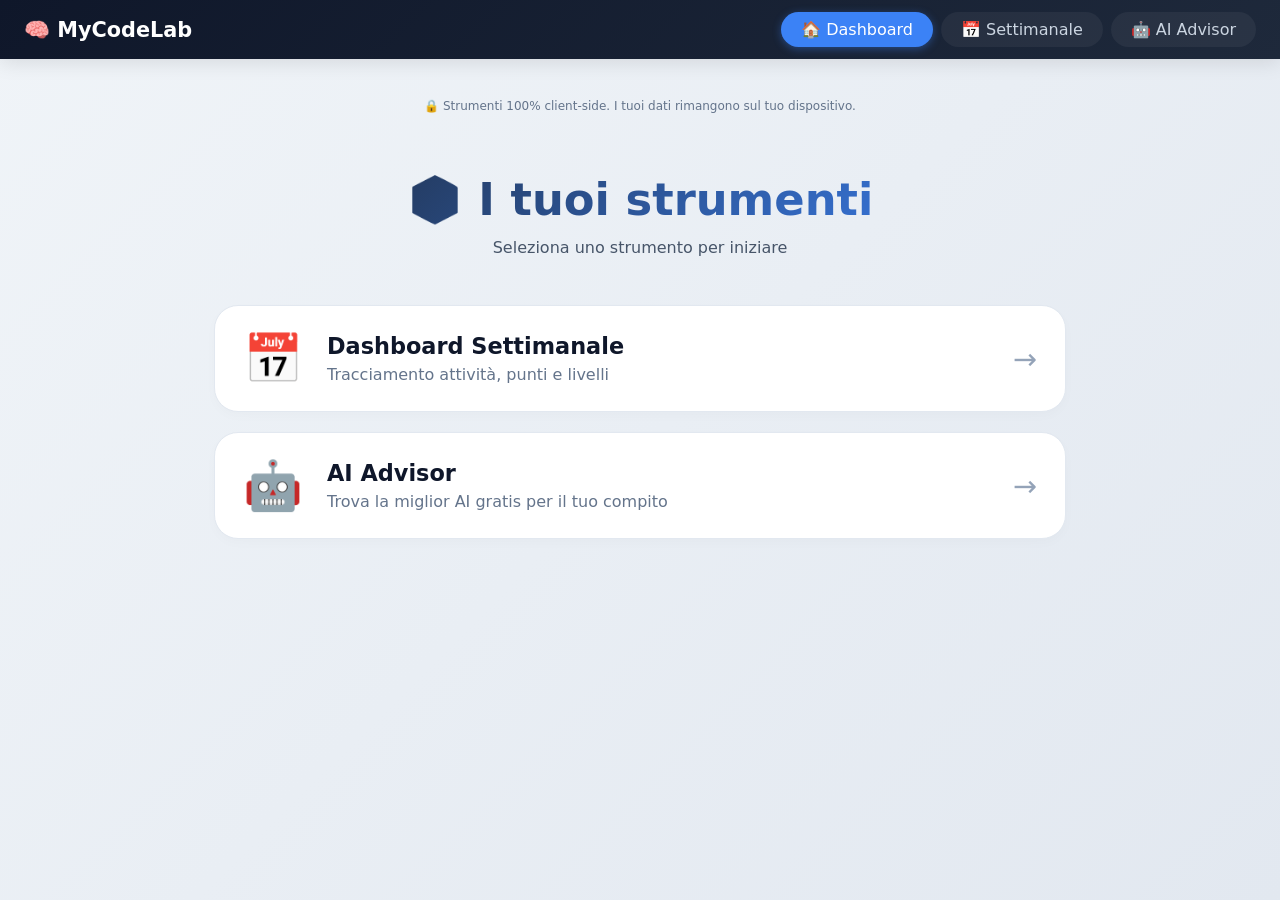
<file: index.html>
<!DOCTYPE html>
<html lang="it">
<head>
    <link rel="stylesheet" href="navbar.css">
    <meta charset="UTF-8">
    <meta name="viewport" content="width=device-width, initial-scale=1.0">
    <title>MyCodeLab - Launcher</title>
    <style>
        * { margin: 0; padding: 0; box-sizing: border-box; }
        body {
            font-family: 'Inter', system-ui, sans-serif;
            background: linear-gradient(135deg, #f0f4f8 0%, #e2e8f0 100%);
            min-height: 100vh;
        }
        .main-container {
            max-width: 900px;
            margin: 60px auto;
            padding: 0 24px;
        }
        .hero {
            text-align: center;
            margin-bottom: 48px;
        }
        .hero h1 {
            font-size: 2.8rem;
            background: linear-gradient(135deg, #1e293b 0%, #3b82f6 100%);
            -webkit-background-clip: text;
            background-clip: text;
            color: transparent;
        }
        .hero p {
            color: #475569;
            margin-top: 12px;
        }
        .tools-grid {
            display: flex;
            flex-direction: column;
            gap: 20px;
        }
        .tool-card {
            background: white;
            border-radius: 24px;
            padding: 24px 28px;
            text-decoration: none;
            display: flex;
            align-items: center;
            gap: 24px;
            transition: all 0.2s;
            border: 1px solid #e2e8f0;
            box-shadow: 0 4px 12px rgba(0,0,0,0.02);
        }
        .tool-card:hover {
            transform: translateY(-3px);
            box-shadow: 0 20px 30px -12px rgba(0,0,0,0.1);
            border-color: #3b82f6;
        }
        .tool-icon { font-size: 3rem; }
        .tool-info { flex: 1; }
        .tool-name { font-size: 1.4rem; font-weight: 600; color: #0f172a; }
        .tool-desc { color: #64748b; margin-top: 6px; }
        .tool-arrow { font-size: 1.8rem; color: #94a3b8; }
    </style>
</head>
<body>

<div class="navbar-universale">
    <div class="navbar-container">
        <div class="navbar-logo">
            🧠 MyCodeLab
        </div>
        <div class="navbar-links">
            <a href="index.html" class="navbar-link active">🏠 Dashboard</a>
            <a href="tools/weekly-dashboard/index.html" class="navbar-link">📅 Settimanale</a>
            <a href="tools/ai-advisor/index.html" class="navbar-link">🤖 AI Advisor</a>
        </div>
    </div>
</div>
<div style="font-size: 12px; text-align: center; margin-top: 40px; color: #64748b;">
    🔒 Strumenti 100% client-side. I tuoi dati rimangono sul tuo dispositivo.
</div>

<div class="main-container">
    <div class="hero">
        <h1>📦 I tuoi strumenti</h1>
        <p>Seleziona uno strumento per iniziare</p>
    </div>
    <div class="tools-grid">
        <a href="tools/weekly-dashboard/index.html" class="tool-card">
            <div class="tool-icon">📅</div>
            <div class="tool-info">
                <div class="tool-name">Dashboard Settimanale</div>
                <div class="tool-desc">Tracciamento attività, punti e livelli</div>
            </div>
            <div class="tool-arrow">→</div>
        </a>
        <a href="tools/ai-advisor/index.html" class="tool-card">
            <div class="tool-icon">🤖</div>
            <div class="tool-info">
                <div class="tool-name">AI Advisor</div>
                <div class="tool-desc">Trova la miglior AI gratis per il tuo compito</div>
            </div>
            <div class="tool-arrow">→</div>
        </a>
    </div>
</div>

<script>
    // Evidenzia la voce corretta nella navbar
    const path = window.location.pathname;
    if (path.includes("tools/index.html") || path.includes("/tools/")) {
        document.getElementById("nav-weekly")?.classList.add("active");
    } else {
        document.getElementById("nav-home")?.classList.add("active");
    }
</script>

</body>
</html>
</file>
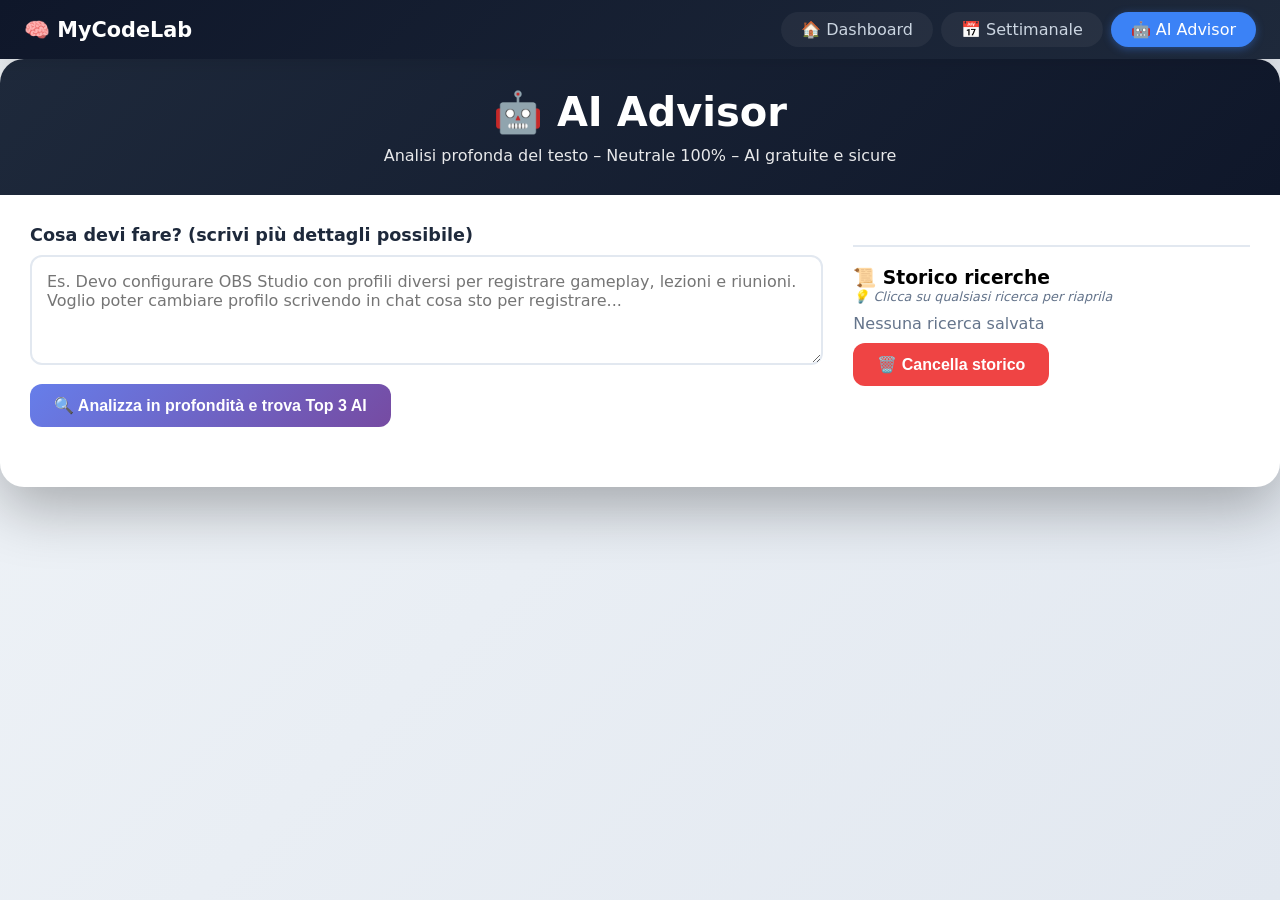
<file: tools/ai-advisor/index.html>
<!DOCTYPE html>
<html lang="it">
<head>
    <link rel="stylesheet" href="../../navbar.css">
    <meta charset="UTF-8">
    <meta name="viewport" content="width=device-width, initial-scale=1.0">
    <title>AI Advisor – Analisi Profonda + Top 3 AI</title>
    <style>
        * {
            margin: 0;
            padding: 0;
            box-sizing: border-box;
        }

        body {
            font-family: system-ui, -apple-system, 'Segoe UI', Roboto, sans-serif;
            background: linear-gradient(135deg, #f0f4f8 0%, #e2e8f0 100%);
            margin: 0;
            padding: 0;
            min-height: 100vh;
        }

        .container {
            max-width: 1400px;
            margin: 0 auto;
            background: white;
            border-radius: 24px;
            box-shadow: 0 20px 60px rgba(0,0,0,0.3);
            overflow: hidden;
        }

        header {
            background: linear-gradient(135deg, #1e293b 0%, #0f172a 100%);
            color: white;
            padding: 30px;
            text-align: center;
        }

        header h1 {
            font-size: 2.5rem;
            margin-bottom: 10px;
        }

        header p {
            opacity: 0.9;
            font-size: 1rem;
        }

        main {
            padding: 30px;
            display: flex;
            gap: 30px;
            flex-wrap: wrap;
        }

        .left-panel {
            flex: 2;
            min-width: 300px;
        }

        .right-panel {
            flex: 1;
            min-width: 280px;
        }

        .input-section {
            margin-bottom: 30px;
        }

        label {
            display: block;
            font-weight: 600;
            margin-bottom: 10px;
            font-size: 1.1rem;
            color: #1e293b;
        }

        textarea {
            width: 100%;
            padding: 15px;
            border: 2px solid #e2e8f0;
            border-radius: 12px;
            font-size: 1rem;
            font-family: inherit;
            resize: vertical;
            transition: border-color 0.3s;
        }

        textarea:focus {
            outline: none;
            border-color: #667eea;
        }

        button {
            background: linear-gradient(135deg, #667eea 0%, #764ba2 100%);
            color: white;
            border: none;
            padding: 12px 24px;
            border-radius: 12px;
            font-size: 1rem;
            font-weight: 600;
            cursor: pointer;
            margin-top: 15px;
            transition: transform 0.2s, box-shadow 0.2s;
        }

        button:hover {
            transform: translateY(-2px);
            box-shadow: 0 10px 20px rgba(0,0,0,0.2);
        }

        .analysis-box {
            background: #f8fafc;
            padding: 20px;
            border-radius: 16px;
            margin-bottom: 30px;
            border-left: 5px solid #667eea;
        }

        .analysis-detail {
            background: white;
            padding: 15px;
            border-radius: 12px;
            margin-top: 15px;
            font-size: 0.9rem;
        }

        .analysis-detail p {
            margin: 5px 0;
        }

        .result-box {
            background: #f8fafc;
            padding: 20px;
            border-radius: 16px;
            margin-bottom: 30px;
            border-left: 5px solid #667eea;
        }

        .ai-card {
            background: white;
            border-radius: 16px;
            padding: 20px;
            margin-bottom: 20px;
            box-shadow: 0 2px 8px rgba(0,0,0,0.1);
            border: 1px solid #e2e8f0;
        }

        .ai-card h3 {
            color: #667eea;
            margin-bottom: 10px;
            font-size: 1.3rem;
        }

        .ai-card a {
            color: #667eea;
            text-decoration: none;
            font-weight: 600;
        }

        .ai-card a:hover {
            text-decoration: underline;
        }

        .badge {
            display: inline-block;
            background: #22c55e;
            color: white;
            padding: 4px 10px;
            border-radius: 20px;
            font-size: 0.75rem;
            margin-left: 10px;
        }

        .detail-row {
            margin: 10px 0;
            padding: 8px;
            background: #f8fafc;
            border-radius: 8px;
        }

        .detail-label {
            font-weight: 700;
            color: #1e293b;
            display: block;
            margin-bottom: 5px;
        }

        .history-section {
            margin-top: 20px;
            padding-top: 20px;
            border-top: 2px solid #e2e8f0;
        }

        .history-item {
            background: #f1f5f9;
            padding: 12px;
            margin-bottom: 10px;
            border-radius: 8px;
            font-size: 0.9rem;
            cursor: pointer;
            transition: background 0.2s;
        }

        .history-item:hover {
            background: #e2e8f0;
            transform: translateX(5px);
        }

        .history-item strong {
            color: #667eea;
        }

        select {
            padding: 10px;
            border-radius: 8px;
            border: 1px solid #cbd5e1;
            margin-right: 10px;
        }

        #clearHistoryBtn {
            background: #ef4444;
            margin-top: 10px;
        }

        .click-hint {
            font-size: 0.8rem;
            color: #64748b;
            margin-bottom: 10px;
            font-style: italic;
        }

        .chat-area {
            background: #f8fafc;
            border-radius: 16px;
            padding: 20px;
            margin-top: 20px;
        }

        .chat-messages {
            max-height: 300px;
            overflow-y: auto;
            margin-bottom: 15px;
            padding: 10px;
            background: white;
            border-radius: 12px;
        }

        .message {
            padding: 8px 12px;
            margin-bottom: 8px;
            border-radius: 12px;
        }

        .message.user {
            background: #667eea;
            color: white;
            text-align: right;
        }

        .message.ai {
            background: #e2e8f0;
            color: #1e293b;
        }

        .chat-input-area {
            display: flex;
            gap: 10px;
        }

        .chat-input-area input {
            flex: 1;
            padding: 10px;
            border: 1px solid #cbd5e1;
            border-radius: 8px;
        }
    </style>
</head>
<body>

    <div class="navbar-universale">
        <div class="navbar-container">
            <div class="navbar-logo">
                🧠 MyCodeLab
            </div>
            <div class="navbar-links">
                <a href="../../index.html" class="navbar-link">🏠 Dashboard</a>
                <a href="../weekly-dashboard/index.html" class="navbar-link">📅 Settimanale</a>
                <a href="index.html" class="navbar-link active">🤖 AI Advisor</a>
            </div>
        </div>
    </div>

    <div class="container">
        <header>
            <h1>🤖 AI Advisor</h1>
            <p>Analisi profonda del testo – Neutrale 100% – AI gratuite e sicure</p>
        </header>

        <main>
            <div class="left-panel">
                <div class="input-section">
                    <label for="taskInput">Cosa devi fare? (scrivi più dettagli possibile)</label>
                    <textarea id="taskInput" rows="4" placeholder="Es. Devo configurare OBS Studio con profili diversi per registrare gameplay, lezioni e riunioni. Voglio poter cambiare profilo scrivendo in chat cosa sto per registrare..."></textarea>
                    <button id="analyzeBtn">🔍 Analizza in profondità e trova Top 3 AI</button>
                </div>

                <!-- RISULTATI ANALISI DETTAGLIATA -->
                <div id="analysisBox" style="display:none;" class="analysis-box">
                    <h3>📊 Analisi dettagliata del compito</h3>
                    <div id="analysisDetails" class="analysis-detail"></div>
                    <p><strong>Categoria proposta:</strong> <span id="proposedCategory"></span></p>
                    <button id="acceptAnalysisBtn">✅ Accetta e prosegui</button>
                    <button id="rejectAnalysisBtn">❌ Rifiuta e correggi manualmente</button>
                    <div id="manualCorrectionAnalysis" style="display:none; margin-top:10px;">
                        <select id="categorySelectManual">
                            <option value="testo">Testo</option>
                            <option value="audio">Audio</option>
                            <option value="immagini">Immagini</option>
                            <option value="video">Video</option>
                            <option value="raccomandazione">Raccomandazione contenuti (musica, playlist, ASMR)</option>
                            <option value="dati">Dati / Tabelle</option>
                            <option value="codice">Codice</option>
                            <option value="automazione">Automazione / Configurazione</option>
                            <option value="misto">Misto</option>
                        </select>
                        <button id="manualConfirmAnalysis">Conferma correzione</button>
                    </div>
                </div>

                <div id="resultBox" style="display:none;" class="result-box">
                    <h2>🏆 Top 3 AI consigliate</h2>
                    <div id="top3List"></div>
                    <button id="newChatBtn">➕ Nuova chat</button>
                </div>

                <div id="chatArea" style="display:none;" class="chat-area">
                    <h3>💬 Chat con AI Advisor</h3>
                    <div id="chatMessages" class="chat-messages">
                        <div class="message ai">👋 Ciao! Ora puoi chiedermi chiarimenti sulla top 3, correggere la categoria o approfondire qualsiasi AI.</div>
                    </div>
                    <div class="chat-input-area">
                        <input type="text" id="chatInput" placeholder="Scrivi qui... es. 'Spiegami meglio l'AI #1' o 'Correggi in audio'">
                        <button id="sendChatBtn">Invia</button>
                    </div>
                </div>
            </div>

            <div class="right-panel">
                <div class="history-section">
                    <h3>📜 Storico ricerche</h3>
                    <div class="click-hint">💡 Clicca su qualsiasi ricerca per riaprila</div>
                    <div id="historyList"></div>
                    <button id="clearHistoryBtn">🗑️ Cancella storico</button>
                </div>
            </div>
        </main>
    </div>

    <script>
        // ======================= DATABASE AI (completo con automazione) =======================
        const aiDatabase = [
            // AUTOMAZIONE
            { nome: "Claude + MCP", categoria: "automazione", url: "https://claude.ai", gratis: true, sicurezza: "Opzione anonima", limiti: "20 msg/8h", punti_forza: "Genera script Python per OBS, automazione profili" },
            { nome: "Mistral + Python", categoria: "automazione", url: "https://chat.mistral.ai", gratis: true, sicurezza: "Dati non usati per training", limiti: "Nessuno", punti_forza: "Script automazione OBS API REST" },
            { nome: "Qwen-Coder", categoria: "automazione", url: "https://huggingface.co/spaces/Qwen/Qwen2.5-Coder-32B-Instruct", gratis: true, sicurezza: "Anonimo", limiti: "Coda attesa", punti_forza: "Specializzato in codice per automazione" },
            { nome: "Codeium", categoria: "automazione", url: "https://codeium.com", gratis: true, sicurezza: "Non salva dati", limiti: "Nessuno", punti_forza: "Script Python per OBS" },
            // CODICE
            { nome: "Codeium", categoria: "codice", url: "https://codeium.com", gratis: true, sicurezza: "Non salva dati", limiti: "Nessuno", punti_forza: "Completamente gratis" },
            { nome: "Cline", categoria: "codice", url: "https://cline.bot", gratis: false, sicurezza: "BYOK", limiti: "API key", punti_forza: "Autonomo" },
            { nome: "Qwen-Coder", categoria: "codice", url: "https://huggingface.co/spaces/Qwen/Qwen2.5-Coder-32B-Instruct", gratis: true, sicurezza: "Anonimo", limiti: "Coda attesa", punti_forza: "Open source" },
            // IMMAGINI
            { nome: "Kandinsky 3.0", categoria: "immagini", url: "https://huggingface.co/spaces/kandinsky-community/kandinsky-3", gratis: true, sicurezza: "Anonimo", limiti: "Coda attesa", punti_forza: "Qualità alta" },
            { nome: "Remove.bg", categoria: "immagini", url: "https://remove.bg", gratis: true, sicurezza: "File cancellati", limiti: "5 foto gratis", punti_forza: "Migliore sfondi" },
            { nome: "Stable Diffusion (HF)", categoria: "immagini", url: "https://huggingface.co/spaces/stabilityai/stable-diffusion", gratis: true, sicurezza: "Open source", limiti: "Lento", punti_forza: "Libertà creativa" },
            // AUDIO
            { nome: "Whisper", categoria: "audio", url: "https://openai.com/whisper", gratis: true, sicurezza: "Locale offline", limiti: "Nessuno", punti_forza: "Trascrizione" },
            { nome: "Uberduck", categoria: "audio", url: "https://uberduck.ai", gratis: true, sicurezza: "Anonimo", limiti: "50 gen/mese", punti_forza: "Voci realistiche" },
            // TESTO
            { nome: "Mistral Le Chat", categoria: "testo", url: "https://chat.mistral.ai", gratis: true, sicurezza: "No training", limiti: "Nessuno", punti_forza: "Italiano perfetto" },
            { nome: "Claude", categoria: "testo", url: "https://claude.ai", gratis: true, sicurezza: "Opzione anonima", limiti: "20 msg/8h", punti_forza: "Ragionamento profondo" },
            // BENESSERE / AROMATERAPIA
            { nome: "Perplexity AI", categoria: "testo", url: "https://perplexity.ai", gratis: true, sicurezza: "Anonimo possibile", limiti: "Leggero limite di ricerche", punti_forza: "Cerca online consigli su oli essenziali e dosaggi in tempo reale" },
            { nome: "Microsoft Copilot", categoria: "testo", url: "https://copilot.microsoft.com", gratis: true, sicurezza: "Account Microsoft richiesto", limiti: "30 messaggi/chat", punti_forza: "Accesso a Bing, trova guide di aromaterapia" },
            { nome: "Mistral Le Chat", categoria: "testo", url: "https://chat.mistral.ai", gratis: true, sicurezza: "No training", limiti: "Nessuno", punti_forza: "Se gli dai tu la tabella dosaggi, ragiona bene" },
            // TESTO - SEO / SOCIAL MEDIA
            { nome: "Copy.ai", categoria: "testo", url: "https://copy.ai", gratis: true, sicurezza: "Account richiesto, ma gratis", limiti: "2000 parole gratis/mese", punti_forza: "Template pronti per titoli, descrizioni, tag YouTube/TikTok/Instagram" },
            { nome: "Rytr", categoria: "testo", url: "https://rytr.me", gratis: true, sicurezza: "Account richiesto", limiti: "10.000 caratteri/mese gratis", punti_forza: "Ha caso d'uso 'SEO Meta Description' e 'Social Media Posts'" },
            { nome: "Mistral Le Chat", categoria: "testo", url: "https://chat.mistral.ai", gratis: true, sicurezza: "No training", limiti: "Nessuno", punti_forza: "Generico ma efficace, ottimo italiano" },
            // VIDEO
            { nome: "Runway ML", categoria: "video", url: "https://runwayml.com", gratis: true, sicurezza: "File temporanei", limiti: "125 crediti", punti_forza: "Editing video" },
            // RACCOMANDAZIONE CONTENUTI (musica, playlist, sottofondo)
            { nome: "Mistral Le Chat", categoria: "raccomandazione", url: "https://chat.mistral.ai", gratis: true, sicurezza: "No training", limiti: "Nessuno", punti_forza: "Conosce playlist Spotify, YouTube, ASMR. Ottima per consigli in italiano." },
            { nome: "Perplexity AI", categoria: "raccomandazione", url: "https://perplexity.ai", gratis: true, sicurezza: "Anonimo possibile", limiti: "Qualche ricerca gratuita al giorno", punti_forza: "Cerca in tempo reale su Spotify/YouTube e dà link diretti." },
            { nome: "You.com", categoria: "raccomandazione", url: "https://you.com", gratis: true, sicurezza: "Account opzionale", limiti: "Nessuno", punti_forza: "Motore di ricerca + AI, trova playlist e video sottofondo." },
            // DATI
            { nome: "Google Colab", categoria: "dati", url: "https://colab.research.google.com", gratis: true, sicurezza: "Account Google", limiti: "GPU limitata", punti_forza: "Analisi dati" },
            // MISTO
            { nome: "Mistral Le Chat", categoria: "misto", url: "https://chat.mistral.ai", gratis: true, sicurezza: "No training", limiti: "Nessuno", punti_forza: "Generale" }
        ];

        // ======================= ANALISI PROFONDA =======================
        function deepAnalyze(text) {
            const lower = text.toLowerCase();
            const length = text.length;
            const wordCount = text.split(/\s+/).length;
            const hasHeaders = /^#+\s|^\d+\.\s|^[A-Z][a-z]+:/m.test(text);
            const hasNumbers = /\d+(?:[.,]\d+)?%?/.test(text);
            const hasCode = /```|\bfunction\b|\bdef\b|\bimport\b|\bconst\b|\blet\b|<[^>]+>/.test(text);
            const hasWellness = /\boli essenziali\b|\bdiffusore\b|\baroma\b|\bbenessere\b|\bquantità\b|\bdosaggio\b|\barsoma\b/i.test(text);
    
            // === NUOVE DETECTION ===
            const hasSEO = /\btitolo\b|\bdescrizione\b|\btag\b|\bhashtag\b|\bSEO\b|\bpubblicare\b|\bclip\b|\bvideo breve\b|\bYouTube\b|\bTikTok\b|\bInstagram\b|\bsocial\b/i.test(text);
            const hasBackground = /\bsottofondo\b|\bplaylist\b|\bplay list\b|\bbrano\b|\bmusica\b|\bSpotify\b|\bASMR\b|\bintrattenimento\b/i.test(text);
            const hasTechnical = /\bAPI\b|\bscript\b|\bconfigurazione\b|\bautomazione\b|\bprofilo\b|\bOBS\b|\bstreaming\b|\bregistrare\b/i.test(text);
            const hasCreative = /\bimmagine\b|\bfoto\b|\bdisegno\b|\bcreativo\b|\bdesign\b|\bsfondo\b/i.test(text);
            const hasAudio = /\baudio\b|\btrascrivere\b|\bregistrazione\b|\bvoce\b/i.test(text);
            const hasVideo = /\bvideo\b|\bmontaggio\b|\bmodifica video\b|\bclip\b/i.test(text);
            const hasData = /\bdati\b|\btabella\b|\bcsv\b|\bexcel\b|\banalisi\b/i.test(text);
            const hasTextGen = /\bscrivere\b|\barticolo\b|\btraduci\b|\briassunto\b|\bemail\b|\bpost\b|\bdescrizione\b|\btitolo\b|\btag\b/i.test(text);
    
            // Determinazione categoria avanzata
            let category = "misto";
            let confidence = 50;
    
            // PRIORITÀ ALTA per SEO / social media
            if (hasSEO && (lower.includes("titolo") || lower.includes("descrizione") || lower.includes("tag"))) {
                category = "testo";
                confidence = 95;
            }
            if (hasBackground && (lower.includes("sottofondo") || lower.includes("playlist") || lower.includes("musica") || lower.includes("spotify"))) {
                category = "raccomandazione";
                confidence = 95;
            }
            else if (hasTechnical && (lower.includes("obs") || lower.includes("profilo") || lower.includes("configura"))) {
                category = "automazione";
                confidence = 95;
            }
            else if (hasCode || lower.includes("codice") || lower.includes("python") || lower.includes("javascript")) {
                category = "codice";
                confidence = 90;
            }
            else if (hasAudio) {
                category = "audio";
                confidence = 85;
            }
            else if (hasCreative) {
                category = "immagini";
                confidence = 85;
            }
            else if (hasVideo) {
                category = "video";
                confidence = 85;
            }
            else if (hasData) {
                category = "dati";
                confidence = 80;
            }
            else if (hasTextGen) {
                category = "testo";
                confidence = 80;
            }

            if (hasWellness) {
                category = "testo";
                confidence = 95;
            }
    
            return {
                length: length,
                wordCount: wordCount,
                hasHeaders: hasHeaders,
                hasNumbers: hasNumbers,
                hasCode: hasCode,
                hasSEO: hasSEO,
                hasTechnical: hasTechnical,
                hasCreative: hasCreative,
                hasAudio: hasAudio,
                hasVideo: hasVideo,
                hasData: hasData,
                hasTextGen: hasTextGen,
                suggestedCategory: category,
                confidence: confidence
            };
        }

        function renderAnalysis(analysis) {
            const html = `
                <p>📏 <strong>Lunghezza:</strong> ${analysis.length} caratteri (circa ${analysis.wordCount} parole)</p>
                <p>📑 <strong>Intestazioni/titoli:</strong> ${analysis.hasHeaders ? "✅ Sì" : "❌ No"}</p>
                <p>🔢 <strong>Numeri/dati:</strong> ${analysis.hasNumbers ? "✅ Sì" : "❌ No"}</p>
                <p>📢 <strong>SEO/Social (titoli, tag, descrizioni):</strong> ${analysis.hasSEO ? "✅ Sì" : "❌ No"}</p>
                <p>💻 <strong>Codice presente:</strong> ${analysis.hasCode ? "✅ Sì" : "❌ No"}</p>
                <p>⚙️ <strong>Contenuto tecnico/configurazione:</strong> ${analysis.hasTechnical ? "✅ Sì" : "❌ No"}</p>
                <p>🎨 <strong>Contenuto creativo/immagini:</strong> ${analysis.hasCreative ? "✅ Sì" : "❌ No"}</p>
                <p>🎵 <strong>Audio:</strong> ${analysis.hasAudio ? "✅ Sì" : "❌ No"}</p>
                <p>🎬 <strong>Video:</strong> ${analysis.hasVideo ? "✅ Sì" : "❌ No"}</p>
                <p>📊 <strong>Dati/tabelle:</strong> ${analysis.hasData ? "✅ Sì" : "❌ No"}</p>
                <p>🎯 <strong>Categoria suggerita:</strong> <strong>${analysis.suggestedCategory}</strong> (affidabilità: ${analysis.confidence}%)</p>
            `;
            document.getElementById('analysisDetails').innerHTML = html;
            document.getElementById('proposedCategory').innerText = analysis.suggestedCategory;
        }

        function getTop3AI(category) {
            let filtered = aiDatabase.filter(ai => ai.categoria === category);
            if (filtered.length === 0) filtered = aiDatabase.filter(ai => ai.categoria === 'misto');
            return filtered.slice(0,3);
            // Se è un compito su oli essenziali / benessere / dosaggi
            if (analysis.hasWellness) {
                // Dai priorità a chi cerca online
                const order = ["Perplexity AI", "Microsoft Copilot", "Mistral Le Chat"];
                filtered.sort((a,b) => {
                    let idxA = order.indexOf(a.nome);
                    let idxB = order.indexOf(b.nome);
                    if (idxA === -1) idxA = 999;
                    if (idxB === -1) idxB = 999;
                    return idxA - idxB;
                });
            }
        }

        function getTop3AIWithSpecialRules(category, taskText, analysis) {
            let filtered = aiDatabase.filter(ai => ai.categoria === category);
            if (filtered.length === 0) filtered = aiDatabase.filter(ai => ai.categoria === 'misto');
    
            // REGOLA SPECIALE per oli essenziali / benessere / dosaggi
            const isWellness = /oli essenziali|diffusore|aromaterapia|benessere|dosaggio|gocce|quantità/.test(taskText.toLowerCase());
    
            if (isWellness) {
                // Ordine forzato: Perplexity > Copilot > Mistral > Claude
                const priorityOrder = ["Perplexity AI", "Microsoft Copilot", "Mistral Le Chat", "Claude"];
                filtered.sort((a, b) => {
                    let indexA = priorityOrder.indexOf(a.nome);
                    let indexB = priorityOrder.indexOf(b.nome);
                    if (indexA === -1) indexA = 999;
                    if (indexB === -1) indexB = 999;
                    return indexA - indexB;
                });
            } else {
                // Regola normale: gratis prima, poi nessun limite
                filtered.sort((a, b) => {
                    let scoreA = a.gratis ? 10 : 5;
                    let scoreB = b.gratis ? 10 : 5;
                    if (a.limiti === "Nessuno") scoreA += 5;
                    if (b.limiti === "Nessuno") scoreB += 5;
                    return scoreB - scoreA;
                });
            }
    
            return filtered.slice(0, 3);
        }

        function renderTop3(aiList) {
            if (!aiList || aiList.length === 0) {
                document.getElementById('top3List').innerHTML = '<p style="color:red;">Nessuna AI trovata</p>';
                return;
            }
            const html = aiList.map((ai, idx) => `
                <div class="ai-card">
                    <h3>${idx+1}. ${ai.nome} ${ai.gratis ? '<span class="badge">✅ Gratis</span>' : '<span class="badge">⚠️ Limitato</span>'}</h3>
                    <div class="detail-row"><span class="detail-label">🔗 Link</span><a href="${ai.url}" target="_blank">${ai.url}</a></div>
                    <div class="detail-row"><span class="detail-label">💪 Perché è adatta</span>${ai.punti_forza}</div>
                    <div class="detail-row"><span class="detail-label">🔒 Privacy</span>${ai.sicurezza}</div>
                    <div class="detail-row"><span class="detail-label">⚠️ Limiti</span>${ai.limiti}</div>
                </div>
            `).join('');
            document.getElementById('top3List').innerHTML = html;
        }

        function addChatMessage(sender, text) {
            const chatDiv = document.getElementById('chatMessages');
            const msgDiv = document.createElement('div');
            msgDiv.className = `message ${sender}`;
            msgDiv.innerHTML = text;
            chatDiv.appendChild(msgDiv);
            chatDiv.scrollTop = chatDiv.scrollHeight;
        }

        // ======================= STATO GLOBALE =======================
        let history = JSON.parse(localStorage.getItem('ai_history') || '[]');
        let currentAnalysis = null;
        let currentTask = "";
        let currentCategory = "";
        let currentTop3 = [];

        function saveHistory() { localStorage.setItem('ai_history', JSON.stringify(history)); }

        function renderHistory() {
            const historyDiv = document.getElementById('historyList');
            if (!historyDiv) return;
    
            if (history.length === 0) {
                historyDiv.innerHTML = '<p style="color:#64748b;">Nessuna ricerca salvata</p>';
                return;
            }
    
            historyDiv.innerHTML = history.map((item, idx) => `
                <div class="history-item" data-id="${item.id}" style="display: flex; justify-content: space-between; align-items: center; gap: 10px;">
                    <div style="flex: 1; cursor: pointer;">
                        <strong>📌 ${item.task.substring(0, 60)}${item.task.length > 60 ? '...' : ''}</strong><br>
                        🏆 Top: ${item.top1}<br>
                        🕒 ${new Date(item.date).toLocaleString()}
                    </div>
                    <button class="delete-history-btn" data-id="${item.id}" style="background: #ef4444; padding: 6px 12px; margin: 0;">🗑️</button>
                </div>
            `).join('');
    
            // Click per riaprire la chat (sul div principale)
            document.querySelectorAll('.history-item').forEach(el => {
                const clickDiv = el.querySelector('div:first-child');
                if (clickDiv) {
                    clickDiv.addEventListener('click', (e) => {
                        e.stopPropagation();
                        const id = parseInt(el.getAttribute('data-id'));
                        const found = history.find(h => h.id === id);
                        if (found) {
                            document.getElementById('taskInput').value = found.task;
                            document.getElementById('analyzeBtn').click();
                        }
                    });
                }
            });
    
        // Click per eliminare (sul bottone)
        document.querySelectorAll('.delete-history-btn').forEach(btn => {
            btn.addEventListener('click', (e) => {
                e.stopPropagation();
                const id = parseInt(btn.getAttribute('data-id'));
                if (confirm('Eliminare questa chat dallo storico?')) {
                    history = history.filter(h => h.id !== id);
                }
                saveHistory();
                renderHistory();
            });
        });
    }

        // ======================= EVENTI =======================
        document.addEventListener('DOMContentLoaded', () => {
            renderHistory();

            document.getElementById('analyzeBtn').onclick = () => {
                const task = document.getElementById('taskInput').value.trim();
                if (!task) return alert('Scrivi cosa devi fare');
                currentTask = task;
                currentAnalysis = deepAnalyze(task);
                renderAnalysis(currentAnalysis);
                document.getElementById('analysisBox').style.display = 'block';
                document.getElementById('resultBox').style.display = 'none';
                document.getElementById('chatArea').style.display = 'none';
                document.getElementById('manualCorrectionAnalysis').style.display = 'none';
            };

            document.getElementById('acceptAnalysisBtn').addEventListener('click', () => {
                currentCategory = currentAnalysis.suggestedCategory;
                const top3 = getTop3AIWithSpecialRules(currentCategory, currentTask, currentAnalysis);
                currentTop3 = top3;
                renderTop3(top3);
                document.getElementById('analysisBox').style.display = 'none';
                document.getElementById('resultBox').style.display = 'block';
                document.getElementById('chatArea').style.display = 'block';
                
                if (top3 && top3.length > 0) {
                    const exists = history.some(h => h.task === currentTask && h.category === currentCategory);
                    if (!exists) {
                        history.unshift({
                            id: Date.now(),
                            task: currentTask,
                            category: currentCategory,
                            top1: top3[0]?.nome || 'N/A',
                            date: new Date().toISOString()
                        });
                        if (history.length > 20) history.pop();
                        saveHistory();
                        renderHistory();
                    }
                }
            });

            document.getElementById('rejectAnalysisBtn').onclick = () => {
                document.getElementById('manualCorrectionAnalysis').style.display = 'block';
            };

            document.getElementById('manualConfirmAnalysis').onclick = () => {
                currentCategory = document.getElementById('categorySelectManual').value;
                currentTop3 = getTop3AI(currentCategory);
                renderTop3(currentTop3);
                document.getElementById('analysisBox').style.display = 'none';
                document.getElementById('resultBox').style.display = 'block';
                document.getElementById('chatArea').style.display = 'block';
                document.getElementById('manualCorrectionAnalysis').style.display = 'none';
                if (currentTop3.length) {
                    history.unshift({ id: Date.now(), task: currentTask, category: currentCategory, top1: currentTop3[0].nome, date: new Date() });
                    if (history.length > 20) history.pop();
                    saveHistory();
                    renderHistory();
                }
            };

            document.getElementById('newChatBtn').onclick = () => {
                document.getElementById('taskInput').value = '';
                document.getElementById('analysisBox').style.display = 'none';
                document.getElementById('resultBox').style.display = 'none';
                document.getElementById('chatArea').style.display = 'none';
                document.getElementById('chatMessages').innerHTML = '<div class="message ai">👋 Ciao! Ora puoi chiedermi chiarimenti.</div>';
            };

            document.getElementById('sendChatBtn').addEventListener('click', () => {
                const input = document.getElementById('chatInput');
                const text = input.value.trim();
                if (!text) return;
                addChatMessage('user', text);
    
                const q = text.toLowerCase();
    
                // NUOVO: rileva richiesta di guida / codice
                if (q.includes("guida") || q.includes("passo passo") || q.includes("crea il codice") || q.includes("scrivimi il codice") || q.includes("come faccio") || q.includes("fammi la guida")) {
                    if (currentTop3 && currentTop3.length > 0) {
                        addChatMessage('ai', `📘 **Guida passo passo per creare il codice**\n\n1️⃣ Apri il link dell'AI #1: **${currentTop3[0].nome}** → ${currentTop3[0].url}\n2️⃣ Incolla questa richiesta:\n\n---\n${currentTask}\n\n---\n3️⃣ Chiedi: "Generami il codice HTML/JS completo e funzionante con tutti i requisiti"\n4️⃣ Copia il codice, salvalo come file .html e aprilo nel browser\n\n✅ Vuoi che ti scriva la richiesta esatta da copiare? (Rispondi "sì" o "no")`);
                    } else {
                        addChatMessage('ai', "Prima esegui l'analisi cliccando 'Analizza in profondità e trova Top 3 AI'");
                    }
                    input.value = '';
                    return;
                }
    
    // risposta per "sì" dopo la guida
    if (q === "sì" || q === "si") {
        addChatMessage('ai', `**📋 Richiesta esatta da copiare:**\n\n\`\`\`\n${currentTask}\n\nGenerami il codice HTML/JS completo e funzionante che implementa tutto questo. Deve essere interattivo, con moduli, domande e risposte, e funzionare nel browser.\n\`\`\`\n\nCopia questo testo e incollalo nell'AI #1 (${currentTop3[0]?.nome})`);
        input.value = '';
        return;
    }
    
    if (q.includes('correggi') || q.includes('categoria')) {
        addChatMessage('ai', "Dimmi la nuova categoria tra: testo, audio, immagini, video, dati, codice, automazione, raccomandazione, misto.");
    } 
    else if (q.includes('spiegami')) {
        addChatMessage('ai', "Scrivi il numero 1, 2 o 3 per approfondire un'AI.");
    } 
    else if (!isNaN(parseInt(q)) && parseInt(q) >= 1 && parseInt(q) <= 3) {
        const ai = currentTop3[parseInt(q)-1];
        if (ai) addChatMessage('ai', `📘 **${ai.nome}**\n\n💪 ${ai.punti_forza}\n\n🔒 ${ai.sicurezza}\n\n⚠️ ${ai.limiti}\n\n🔗 ${ai.url}`);
    } 
    else {
        addChatMessage('ai', "Posso aiutarti:\n📌 'correggi' → cambiare categoria\n📌 'spiegami 1' → approfondire un'AI\n📌 'guida passo passo' → farti creare il codice\n📌 'sì' → dopo che ti ho offerto la guida");
    }
    input.value = '';
});

            document.getElementById('clearHistoryBtn').onclick = () => {
                if (confirm('Cancellare storico?')) {
                    history = [];
                    saveHistory();
                    renderHistory();
                }
            };
        });
    </script>
</body>
</html>
</file>
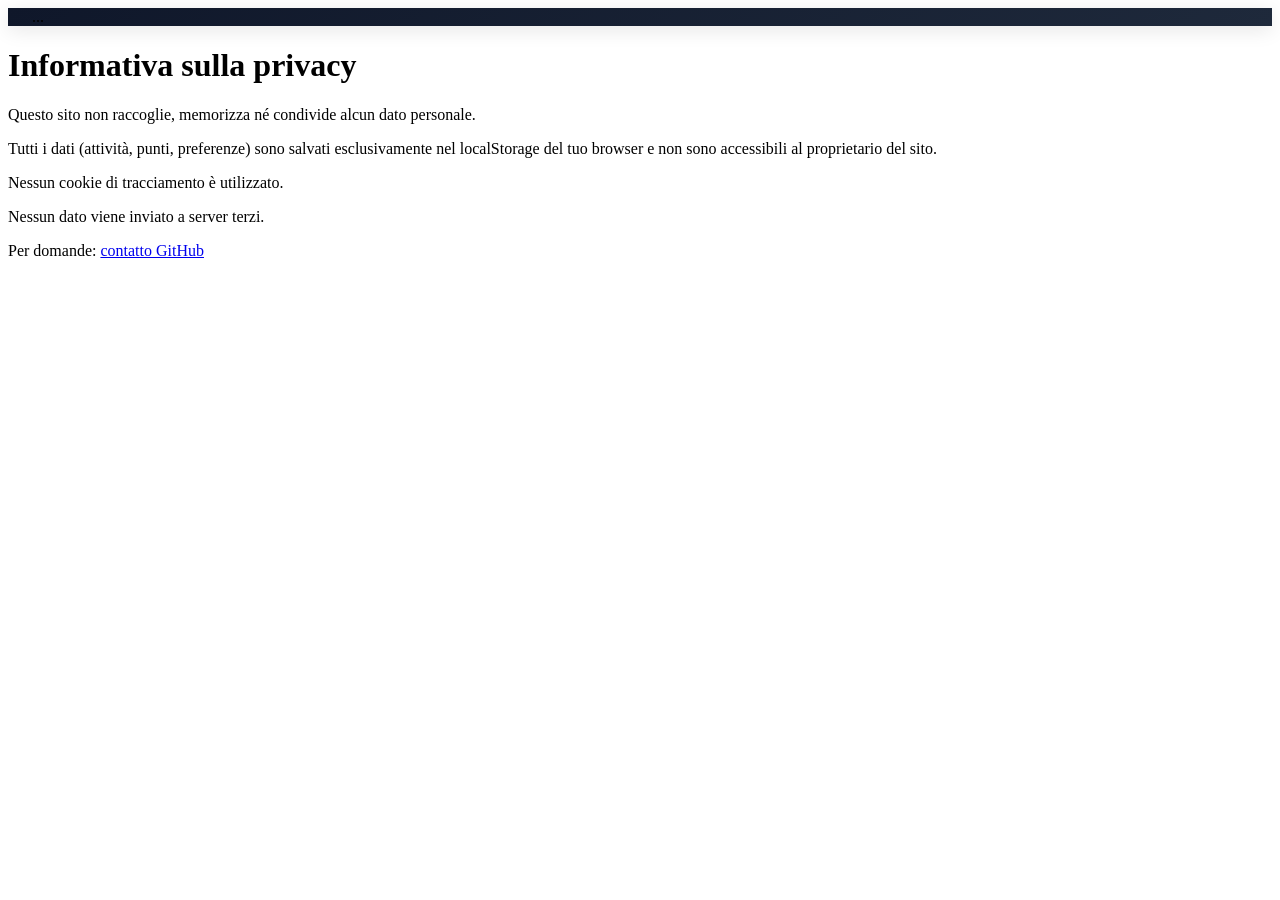
<file: privacy.html>
<!DOCTYPE html>
<html>
<head><title>Privacy</title><link rel="stylesheet" href="navbar.css"></head>
<body>
<div class="navbar-universale">...</div>
<div class="container-premium">
<h1>Informativa sulla privacy</h1>
<p>Questo sito non raccoglie, memorizza né condivide alcun dato personale.</p>
<p>Tutti i dati (attività, punti, preferenze) sono salvati esclusivamente nel localStorage del tuo browser e non sono accessibili al proprietario del sito.</p>
<p>Nessun cookie di tracciamento è utilizzato.</p>
<p>Nessun dato viene inviato a server terzi.</p>
<p>Per domande: <a href="https://github.com/fluca20">contatto GitHub</a></p>
</div>
</body>
</html>
</file>
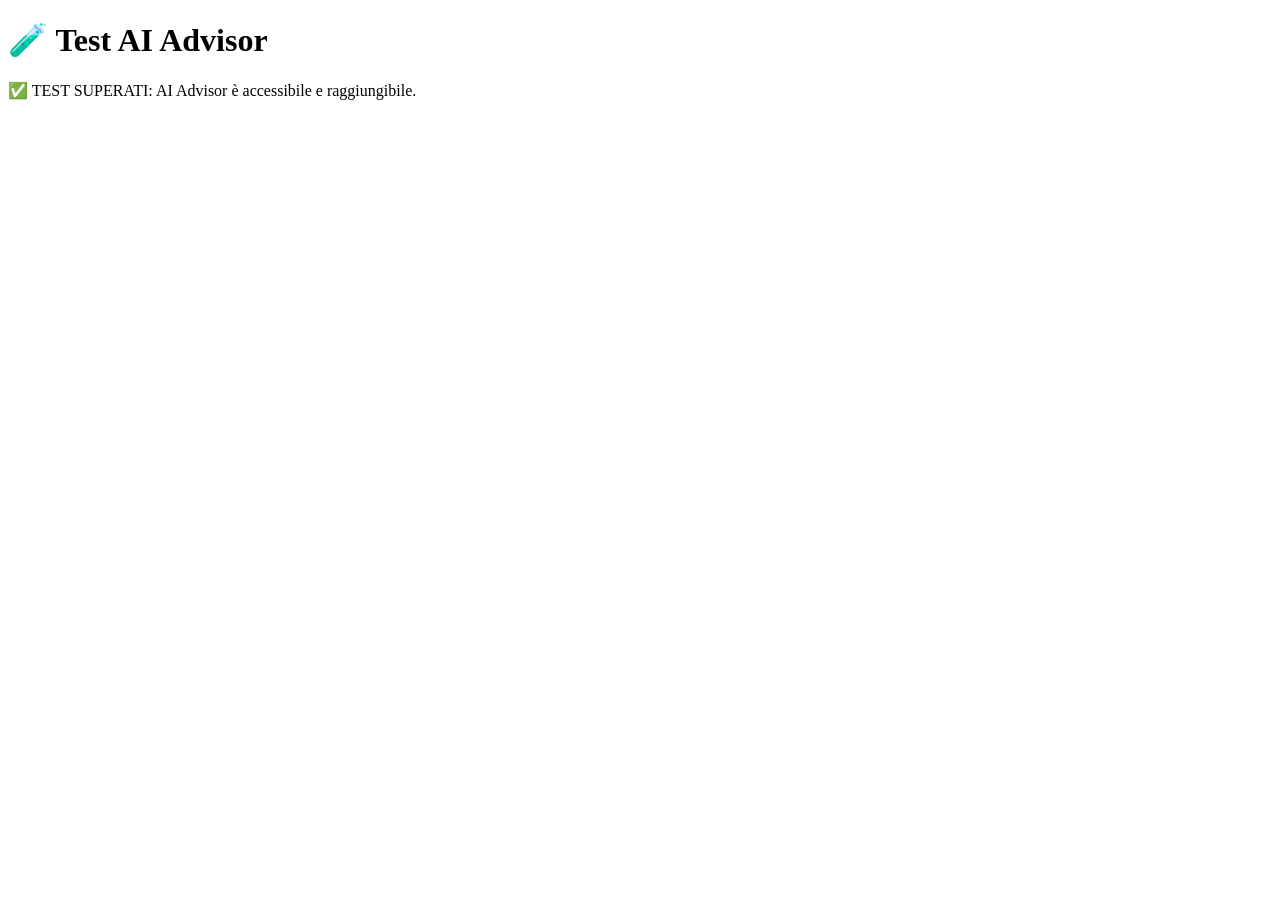
<file: tests/test_ai_advisor.html>
<!DOCTYPE html>
<html>
<head>
    <meta charset="UTF-8">
    <title>Test AI Advisor</title>
</head>
<body>
    <h1>🧪 Test AI Advisor</h1>
    <div id="risultato">In esecuzione...</div>

    <script>
        (async function() {
            try {
                // Test 1: Verifica che il file index.html esista (simulato)
                const response = await fetch('../tools/ai-advisor/index.html', { method: 'HEAD' });
                if (!response.ok) throw new Error('File non trovato');
                
                // Test 2: Simula apertura (nessun errore JavaScript bloccante)
                document.getElementById('risultato').innerHTML = '✅ TEST SUPERATI: AI Advisor è accessibile e raggiungibile.';
            } catch (e) {
                document.getElementById('risultato').innerHTML = '❌ TEST FALLITO: ' + e.message;
            }
        })();
    </script>
</body>
</html>
</file>
<file: navbar.css>
/* navbar.css - Solo per la barra di navigazione, non interferisce con altri stili */
.navbar-universale {
    background: linear-gradient(135deg, #0f172a 0%, #1e293b 100%);
    padding: 0 24px;
    box-shadow: 0 4px 20px rgba(0,0,0,0.1);
    position: sticky;
    top: 0;
    z-index: 1000;
}

.navbar-container {
    max-width: 1400px;
    margin: 0 auto;
    display: flex;
    align-items: center;
    justify-content: space-between;
    flex-wrap: wrap;
    padding: 12px 0;
    gap: 16px;
}

.navbar-logo {
    display: flex;
    align-items: center;
    gap: 10px;
    font-size: 1.3rem;
    font-weight: 700;
    color: white;
}

.navbar-links {
    display: flex;
    gap: 8px;
    flex-wrap: wrap;
}

.navbar-link {
    color: #cbd5e1;
    text-decoration: none;
    padding: 8px 20px;
    border-radius: 40px;
    font-weight: 500;
    transition: all 0.2s ease;
    background: rgba(255,255,255,0.05);
    display: inline-flex;
    align-items: center;
    gap: 8px;
}

.navbar-link:hover {
    background: #3b82f6;
    color: white;
    transform: translateY(-1px);
}

.navbar-link.active {
    background: #3b82f6;
    color: white;
    box-shadow: 0 2px 8px rgba(59,130,246,0.4);
}

@media (max-width: 700px) {
    .navbar-container {
        flex-direction: column;
        text-align: center;
    }
}
</file>
